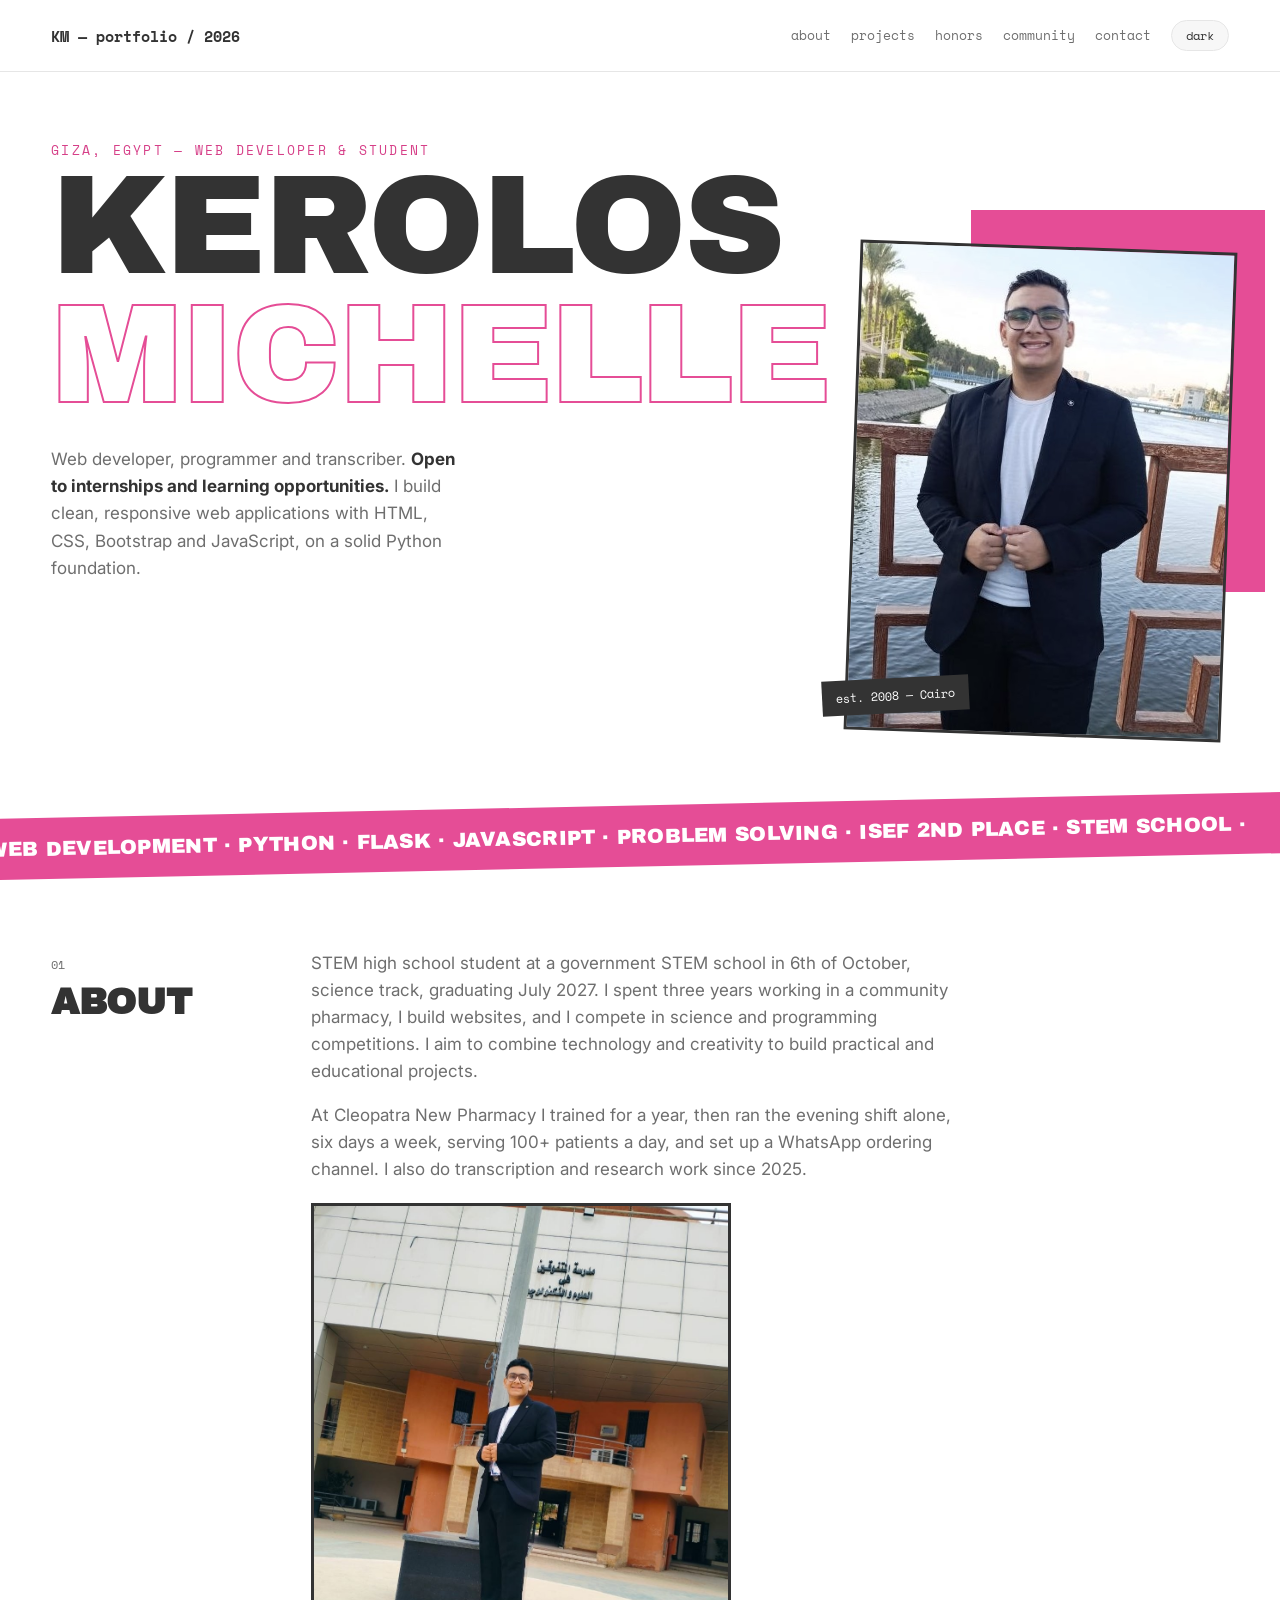
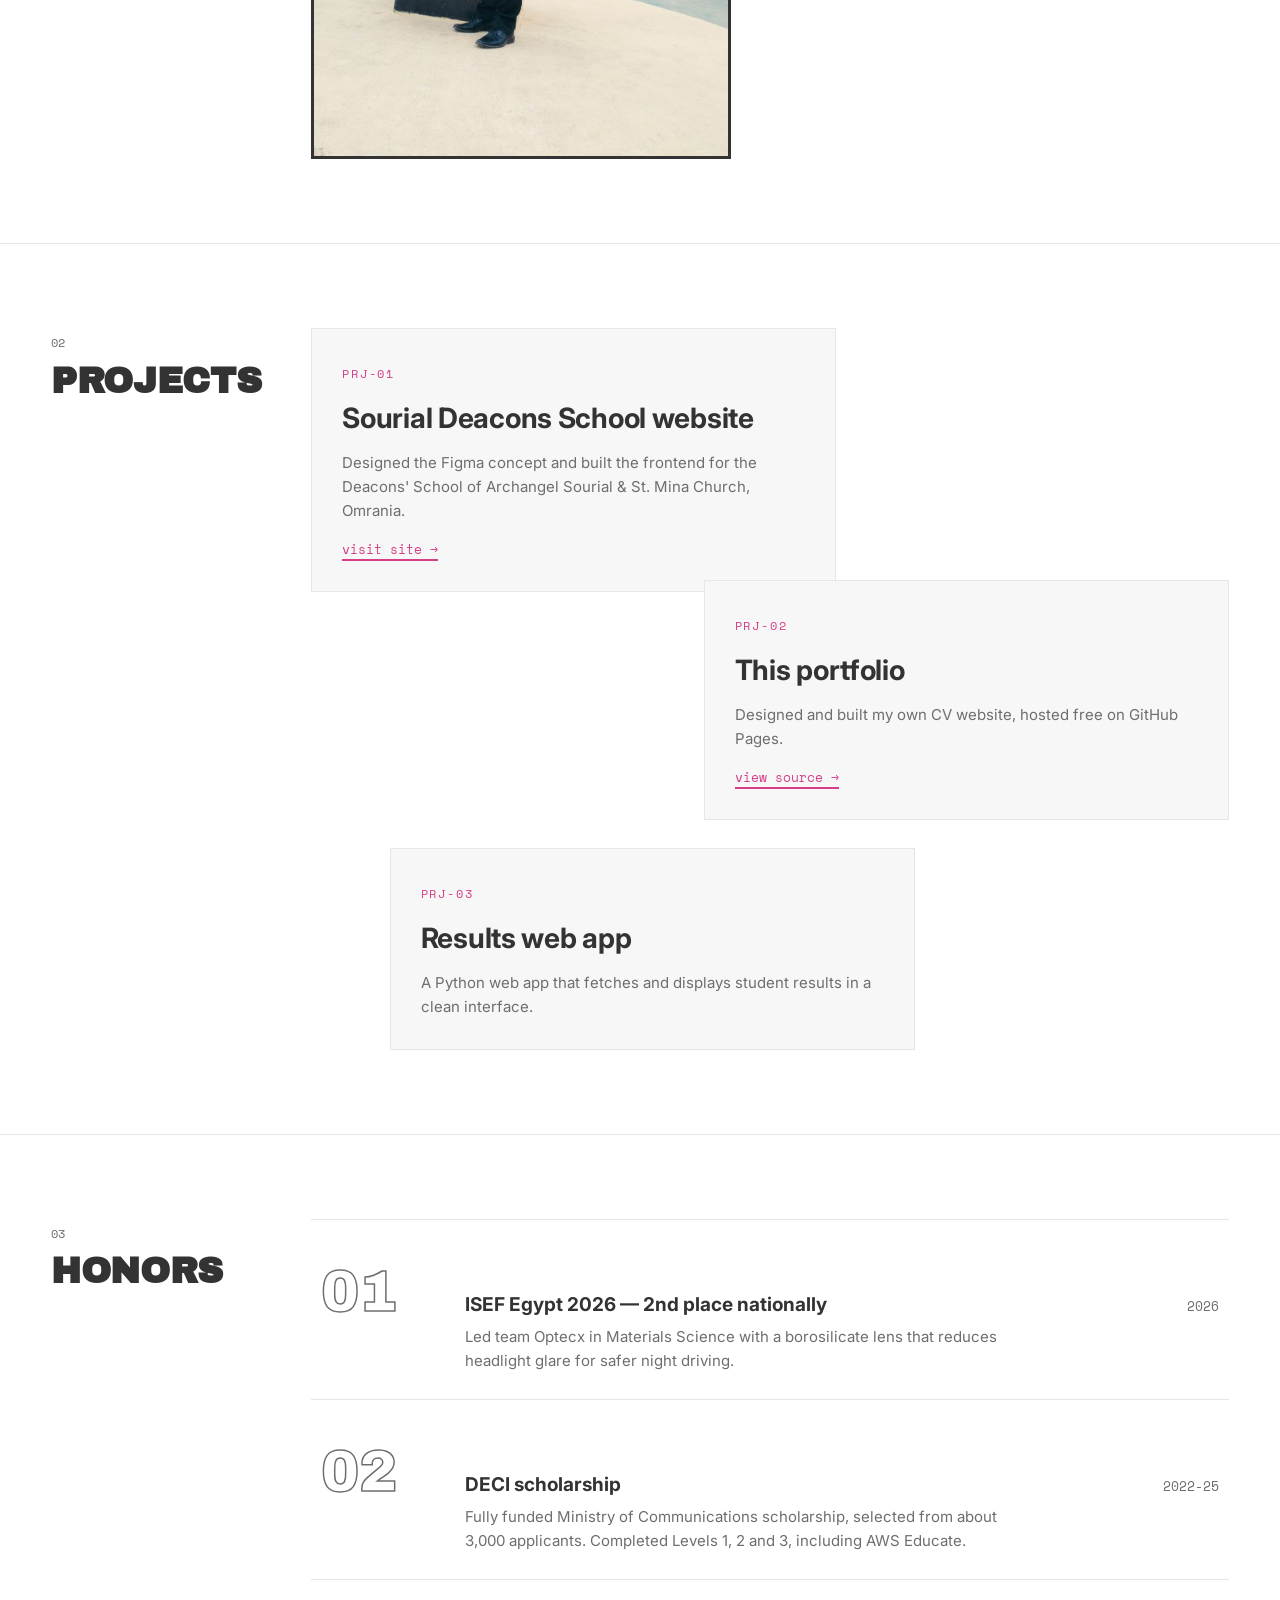
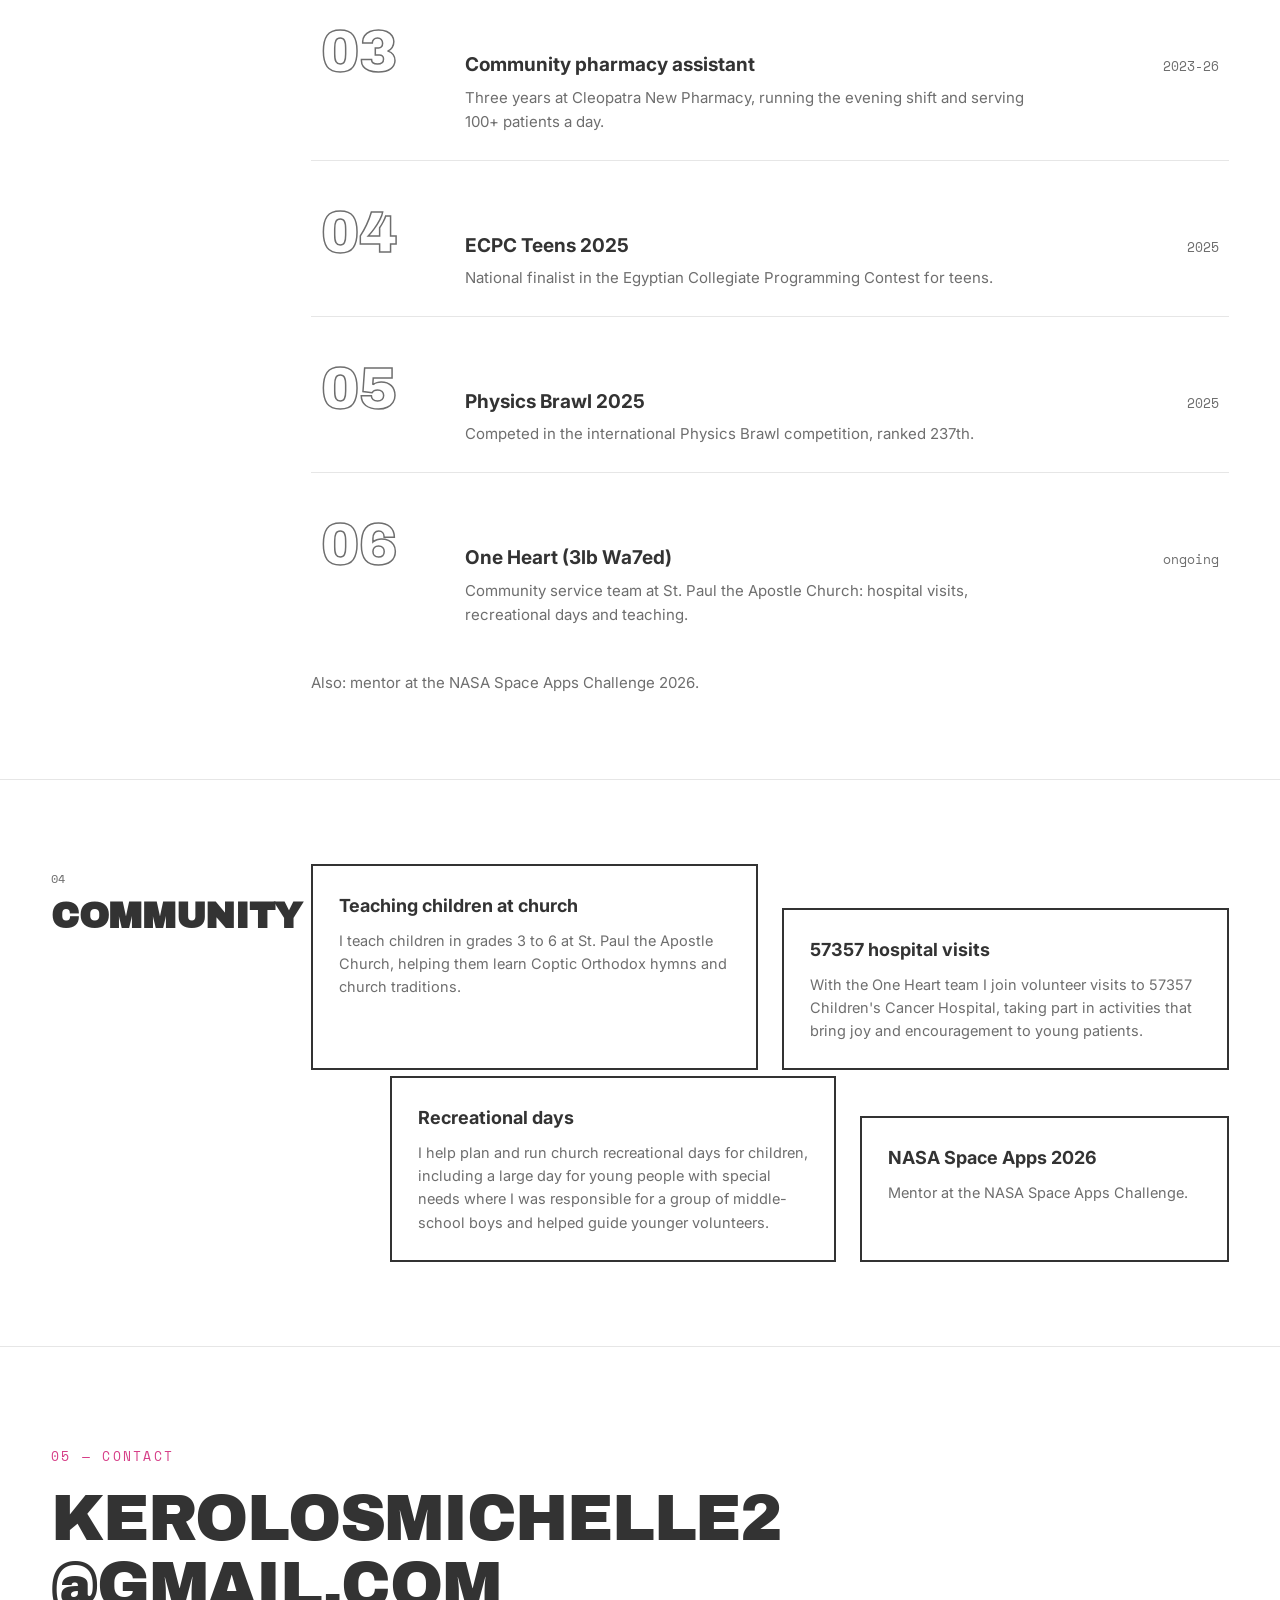
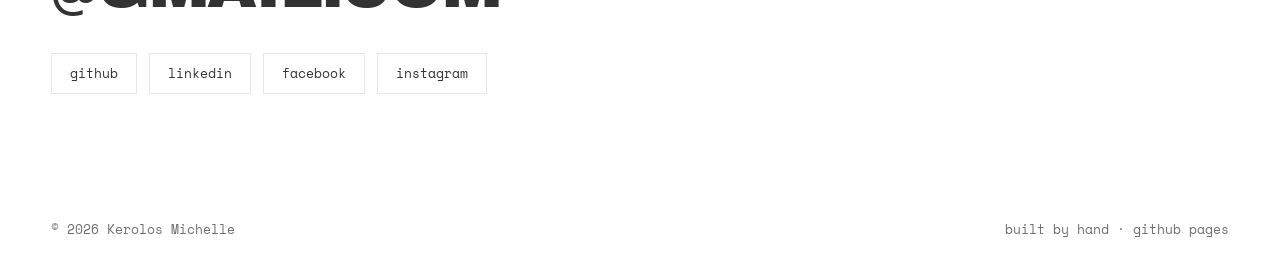
<file: index.html>
<!DOCTYPE html>
<html lang="en" data-theme="light">
<head>
<meta charset="UTF-8">
<meta name="viewport" content="width=device-width, initial-scale=1.0">
<title>Kerolos Michelle | Portfolio</title>
<link rel="preconnect" href="https://fonts.googleapis.com">
<link href="https://fonts.googleapis.com/css2?family=Archivo+Black&family=Inter:wght@400;500;600;700&family=Space+Mono:wght@400;700&display=swap" rel="stylesheet">
<style>
:root{--bg:#ffffff;--ink:#333333;--mut:#6e6e6e;--acc:#d63f88;--acc-hi:#e54d96;--line:#e6e6e6;--card:#f7f7f7}
[data-theme="dark"]{--bg:#19191b;--ink:#ededed;--mut:#aeaeae;--acc:#ff6fae;--acc-hi:#ff5fa2;--line:#303034;--card:#222225}
*{margin:0;padding:0;box-sizing:border-box}
html{scroll-behavior:smooth}
body{background:var(--bg);color:var(--ink);font-family:Inter,system-ui,sans-serif;font-size:16.5px;line-height:1.6;transition:background .45s,color .45s;overflow-x:hidden}
.disp{font-family:"Archivo Black",Arial,sans-serif;font-weight:400;letter-spacing:-.02em;text-transform:uppercase}
.mono{font-family:"Space Mono",monospace}
a{color:var(--acc);text-decoration:none}
.kick{font-family:"Space Mono",monospace;font-size:12.5px;letter-spacing:.18em;text-transform:uppercase;color:var(--acc)}
nav{position:sticky;top:0;z-index:50;display:flex;justify-content:space-between;align-items:center;padding:20px 4vw;border-bottom:1px solid var(--line);background:color-mix(in srgb,var(--bg) 86%,transparent);backdrop-filter:blur(10px);-webkit-backdrop-filter:blur(10px)}
nav .brand{font-family:"Space Mono",monospace;font-weight:700;font-size:15px;color:var(--ink)}
nav .links{display:flex;gap:20px;align-items:center}
nav .links a{font-family:"Space Mono",monospace;font-size:13px;color:var(--mut);transition:color .25s}
nav .links a:hover{color:var(--acc)}
#th{border:1px solid var(--line);background:var(--card);color:var(--ink);border-radius:99px;padding:6px 14px;font-family:"Space Mono",monospace;font-size:12px;cursor:pointer;transition:transform .2s}
#th:hover{transform:scale(1.07)}
/* HERO: asymmetric 12-col grid */
.hero{display:grid;grid-template-columns:repeat(12,1fr);gap:0 24px;padding:64px 4vw 0;align-items:start}
.hero .hl{grid-column:1/9;position:relative;z-index:2}
.hero h1{font-size:clamp(52px,11vw,140px);line-height:.92;display:block}
.hero h1 .l2{color:transparent;-webkit-text-stroke:2px var(--acc-hi);text-stroke:2px var(--acc-hi)}
.hero .sub{margin-top:26px;max-width:420px;color:var(--mut);font-size:17px}
.hero .sub b{color:var(--ink)}
.hero .hr{grid-column:9/13;grid-row:1;margin-top:110px;position:relative;z-index:1}
.hero .hr::before{content:"";position:absolute;inset:-18px -18px auto auto;width:78%;height:78%;background:var(--acc-hi);z-index:-1;transform:translate(18px,-18px)}
.hero .hr img{width:100%;display:block;filter:grayscale(.15);transform:rotate(2deg);border:3px solid var(--ink);transition:transform .5s cubic-bezier(.2,.6,.2,1)}
.hero .hr:hover img{transform:rotate(0)}
.hero .tag{position:absolute;left:-30px;bottom:22px;background:var(--ink);color:var(--bg);font-family:"Space Mono",monospace;font-size:12px;padding:8px 14px;transform:rotate(-3deg)}
/* marquee band */
.band{margin-top:70px;background:var(--acc-hi);color:#fff;overflow:hidden;padding:14px 0;transform:rotate(-1.2deg) scale(1.02)}
.band .track{display:flex;gap:44px;white-space:nowrap;animation:mq 22s linear infinite;font-family:"Archivo Black",sans-serif;font-size:20px;text-transform:uppercase}
.band .track span{display:flex;gap:44px}
@keyframes mq{to{transform:translateX(-50%)}}
/* sections: label column + wide content */
section{display:grid;scroll-margin-top:76px;grid-template-columns:minmax(140px,220px) 1fr;gap:40px;padding:84px 4vw;border-bottom:1px solid var(--line)}
section .lab{position:sticky;top:90px;align-self:start}
section .lab .num{font-family:"Space Mono",monospace;font-size:12px;color:var(--mut)}
section .lab h2{font-family:"Archivo Black",sans-serif;font-size:clamp(24px,3vw,36px);text-transform:uppercase;line-height:1.05;margin-top:8px;letter-spacing:-.01em}
.about-c{max-width:640px}
.about-c p{color:var(--mut);margin-bottom:16px;font-size:17px}
.about-c p b{color:var(--ink)}
.about-c img{width:min(420px,100%);margin-top:20px;border:3px solid var(--ink);transform:rotate(-1.5deg);display:block}
/* projects: offset asymmetric cards */
.proj{display:grid;grid-template-columns:repeat(12,1fr);gap:28px 24px}
.pcard{background:var(--card);border:1px solid var(--line);padding:30px;position:relative;transition:transform .35s,box-shadow .35s}
.pcard:hover{transform:translate(-4px,-6px);box-shadow:8px 10px 0 var(--acc-hi)}
.pcard .idx{font-family:"Space Mono",monospace;font-size:12px;color:var(--acc);letter-spacing:.15em}
.pcard h3{font-size:clamp(20px,2.4vw,28px);font-weight:700;margin:10px 0 10px;letter-spacing:-.01em}
.pcard p{color:var(--mut);font-size:15px}
.pcard a.v{display:inline-block;margin-top:16px;font-family:"Space Mono",monospace;font-size:13px;border-bottom:2px solid var(--acc)}
.p1{grid-column:1/8}.p2{grid-column:6/13;margin-top:-40px}.p3{grid-column:2/9}
/* honors: big-number table */
.hrow{display:grid;grid-template-columns:120px 1fr auto;gap:24px;align-items:baseline;padding:26px 10px;border-top:1px solid var(--line);transition:background .3s,color .3s}
.hrow:last-child{border-bottom:1px solid var(--line)}
.hrow .big{font-family:"Archivo Black",sans-serif;font-size:clamp(34px,4.5vw,58px);color:transparent;-webkit-text-stroke:1.5px var(--mut);transition:.3s}
.hrow h3{font-size:19px;font-weight:700}
.hrow p{color:var(--mut);font-size:15px;margin-top:5px;max-width:560px}
.hrow:hover{background:var(--acc-hi);color:#fff}
.hrow:hover .big{-webkit-text-stroke:1.5px #fff}
.hrow:hover p{color:#ffe3f0}
.hrow .yr{font-family:"Space Mono",monospace;font-size:13px;color:var(--mut)}
.hrow:hover .yr{color:#fff}
/* community: staggered blocks */
.comm{display:grid;grid-template-columns:repeat(12,1fr);gap:26px 24px}
.cblock{border:2px solid var(--ink);padding:26px;background:var(--bg);transition:transform .35s,background .35s,color .35s}
.cblock h3{font-size:18px;font-weight:700;margin-bottom:8px}
.cblock p{color:var(--mut);font-size:14.5px}
.cblock:hover{background:var(--ink);color:var(--bg);transform:rotate(-1deg)}
.cblock:hover p{color:var(--mut)}
.c1{grid-column:1/7}.c2{grid-column:7/13;margin-top:44px}.c3{grid-column:2/8;margin-top:-20px}.c4{grid-column:8/13;margin-top:20px}
/* contact */
.contact{display:block;text-align:left;padding:100px 4vw;border-bottom:none}
.contact .kick{display:block;margin-bottom:18px}
.contact a.mail{font-family:"Archivo Black",sans-serif;font-size:clamp(24px,5.4vw,64px);text-transform:uppercase;color:var(--ink);line-height:1.05;letter-spacing:-.02em;position:relative;display:inline-block;word-break:break-all}
.contact a.mail::after{content:"";position:absolute;left:0;bottom:-6px;height:8px;width:100%;background:var(--acc-hi);transform:scaleX(0);transform-origin:left;transition:transform .4s cubic-bezier(.2,.6,.2,1)}
.contact a.mail:hover::after{transform:scaleX(1)}
.socials{display:flex;gap:12px;flex-wrap:wrap;margin-top:34px}
.socials a{font-family:"Space Mono",monospace;font-size:13px;border:1px solid var(--line);padding:9px 18px;color:var(--ink);transition:.25s}
.socials a:hover{background:var(--acc-hi);border-color:var(--acc-hi);color:#fff;transform:translateY(-3px)}
footer{padding:26px 4vw;font-family:"Space Mono",monospace;font-size:12.5px;color:var(--mut);display:flex;justify-content:space-between;flex-wrap:wrap;gap:10px}
.rv{opacity:0;transform:translateY(28px);transition:opacity .7s ease,transform .7s cubic-bezier(.2,.6,.2,1)}
.rv.on{opacity:1;transform:none}
/* smooth hover transitions (in and out) on every hoverable element */
nav .links a,#th,.hero .hr img,.pcard,.pcard a.v,.hrow,.hrow .big,.hrow p,.hrow .yr,.cblock,.cblock p,.socials a,.contact a.mail{
transition:color .35s ease,background-color .35s ease,border-color .35s ease,box-shadow .35s ease,transform .35s ease,opacity .5s ease,-webkit-text-stroke-color .35s ease}
@media(max-width:820px){
 .hero{grid-template-columns:1fr;gap:34px;padding-top:44px}
 .hero .hl,.hero .hr{grid-column:1/-1;grid-row:auto}
 .hero .hr{margin-top:0;max-width:340px}
 section{grid-template-columns:1fr;gap:20px;padding:56px 5vw}
 section .lab{position:static}
 .p1,.p2,.p3,.c1,.c2,.c3,.c4{grid-column:1/-1;margin-top:0}
 nav .links a{display:none}
 .hrow{grid-template-columns:64px 1fr}.hrow .yr{display:none}
}
@media(prefers-reduced-motion:reduce){*{animation:none!important;transition:none!important}.rv{opacity:1;transform:none}}
</style>
</head>
<body>
<nav>
<span class="brand">KM &mdash; portfolio / 2026</span>
<div class="links">
<a href="#about">about</a><a href="#projects">projects</a><a href="#honors">honors</a><a href="#community">community</a><a href="#contact">contact</a>
<button id="th" aria-label="Toggle theme">dark</button>
</div>
</nav>

<header class="hero">
<div class="hl">
<span class="kick rv">Giza, Egypt &mdash; web developer &amp; student</span>
<h1 class="disp rv">Kerolos<br><span class="l2">Michelle</span></h1>
<p class="sub rv">Web developer, programmer and transcriber. <b>Open to internships and learning opportunities.</b> I build clean, responsive web applications with HTML, CSS, Bootstrap and JavaScript, on a solid Python foundation.</p>
</div>
<div class="hr rv">
<img src="static/images/profile.jpg" alt="Kerolos Michelle">
<span class="tag">est. 2008 &mdash; Cairo</span>
</div>
</header>
<div class="band" aria-hidden="true"><div class="track">
<span>Web development &middot; Python &middot; Flask &middot; JavaScript &middot; Problem solving &middot; ISEF 2nd place &middot; STEM school &middot;</span>
<span>Web development &middot; Python &middot; Flask &middot; JavaScript &middot; Problem solving &middot; ISEF 2nd place &middot; STEM school &middot;</span>
</div></div>

<section id="about">
<div class="lab rv"><span class="num">01</span><h2>About</h2></div>
<div class="about-c">
<p class="rv">STEM high school student at a government STEM school in 6th of October, science track, graduating July 2027. I spent three years working in a community pharmacy, I build websites, and I compete in science and programming competitions. I aim to combine technology and creativity to build practical and educational projects.</p>
<p class="rv">At Cleopatra New Pharmacy I trained for a year, then ran the evening shift alone, six days a week, serving 100+ patients a day, and set up a WhatsApp ordering channel. I also do transcription and research work since 2025.</p>
<img class="rv" src="static/images/school.jpg" alt="Kerolos in front of his school">
</div>
</section>

<section id="projects">
<div class="lab rv"><span class="num">02</span><h2>Projects</h2></div>
<div class="proj">
<div class="pcard p1 rv"><span class="idx">PRJ-01</span><h3>Sourial Deacons School website</h3><p>Designed the Figma concept and built the frontend for the Deacons' School of Archangel Sourial &amp; St. Mina Church, Omrania.</p><a class="v" href="https://sourialdeacons.com" target="_blank">visit site &rarr;</a></div>
<div class="pcard p2 rv"><span class="idx">PRJ-02</span><h3>This portfolio</h3><p>Designed and built my own CV website, hosted free on GitHub Pages.</p><a class="v" href="https://github.com/kerolosmichelle/Kero_CV_website" target="_blank">view source &rarr;</a></div>
<div class="pcard p3 rv"><span class="idx">PRJ-03</span><h3>Results web app</h3><p>A Python web app that fetches and displays student results in a clean interface.</p></div>
</div>
</section>

<section id="honors">
<div class="lab rv"><span class="num">03</span><h2>Honors</h2></div>
<div>
<div class="hrow rv"><span class="big">01</span><div><h3>ISEF Egypt 2026 &mdash; 2nd place nationally</h3><p>Led team Optecx in Materials Science with a borosilicate lens that reduces headlight glare for safer night driving.</p></div><span class="yr">2026</span></div>
<div class="hrow rv"><span class="big">02</span><div><h3>DECI scholarship</h3><p>Fully funded Ministry of Communications scholarship, selected from about 3,000 applicants. Completed Levels 1, 2 and 3, including AWS Educate.</p></div><span class="yr">2022-25</span></div>
<div class="hrow rv"><span class="big">03</span><div><h3>Community pharmacy assistant</h3><p>Three years at Cleopatra New Pharmacy, running the evening shift and serving 100+ patients a day.</p></div><span class="yr">2023-26</span></div>
<div class="hrow rv"><span class="big">04</span><div><h3>ECPC Teens 2025</h3><p>National finalist in the Egyptian Collegiate Programming Contest for teens.</p></div><span class="yr">2025</span></div>
<div class="hrow rv"><span class="big">05</span><div><h3>Physics Brawl 2025</h3><p>Competed in the international Physics Brawl competition, ranked 237th.</p></div><span class="yr">2025</span></div>
<div class="hrow rv"><span class="big">06</span><div><h3>One Heart (3lb Wa7ed)</h3><p>Community service team at St. Paul the Apostle Church: hospital visits, recreational days and teaching.</p></div><span class="yr">ongoing</span></div>
<p class="rv" style="margin-top:18px;color:var(--mut);font-size:15px">Also: mentor at the NASA Space Apps Challenge 2026.</p>
</div>
</section>

<section id="community">
<div class="lab rv"><span class="num">04</span><h2>Community</h2></div>
<div class="comm">
<div class="cblock c1 rv"><h3>Teaching children at church</h3><p>I teach children in grades 3 to 6 at St. Paul the Apostle Church, helping them learn Coptic Orthodox hymns and church traditions.</p></div>
<div class="cblock c2 rv"><h3>57357 hospital visits</h3><p>With the One Heart team I join volunteer visits to 57357 Children's Cancer Hospital, taking part in activities that bring joy and encouragement to young patients.</p></div>
<div class="cblock c3 rv"><h3>Recreational days</h3><p>I help plan and run church recreational days for children, including a large day for young people with special needs where I was responsible for a group of middle-school boys and helped guide younger volunteers.</p></div>
<div class="cblock c4 rv"><h3>NASA Space Apps 2026</h3><p>Mentor at the NASA Space Apps Challenge.</p></div>
</div>
</section>

<section id="contact" class="contact">
<span class="kick rv">05 &mdash; Contact</span>
<a class="mail rv" href="mailto:kerolosmichelle2@gmail.com">kerolosmichelle2<br>@gmail.com</a>
<div class="socials rv">
<a href="https://github.com/kerolosmichelle" target="_blank">github</a>
<a href="https://www.linkedin.com/in/kerolos-gowed-71696234b/" target="_blank">linkedin</a>
<a href="https://www.facebook.com/Kerolos.Michelle" target="_blank">facebook</a>
<a href="https://www.instagram.com/kerolos_michelle/" target="_blank">instagram</a>
</div>
</section>

<footer><span>&copy; 2026 Kerolos Michelle</span><span>built by hand &middot; github pages</span></footer>

<script>
var root=document.documentElement,btn=document.getElementById('th');
function setT(t){root.setAttribute('data-theme',t);btn.textContent=t==='dark'?'light':'dark';try{localStorage.setItem('km-theme-c',t)}catch(e){}}
var saved=null;try{saved=localStorage.getItem('km-theme-c')}catch(e){}
setT(saved||(window.matchMedia&&matchMedia('(prefers-color-scheme: dark)').matches?'dark':'light'));
btn.onclick=function(){setT(root.getAttribute('data-theme')==='dark'?'light':'dark')};
var io=new IntersectionObserver(function(es){es.forEach(function(e){if(e.isIntersecting){e.target.classList.add('on');io.unobserve(e.target)}})},{threshold:.12});
document.querySelectorAll('.rv').forEach(function(el,i){el.style.transitionDelay=(i%4)*0.05+'s';io.observe(el)});
</script>
</body>
</html>
</file>
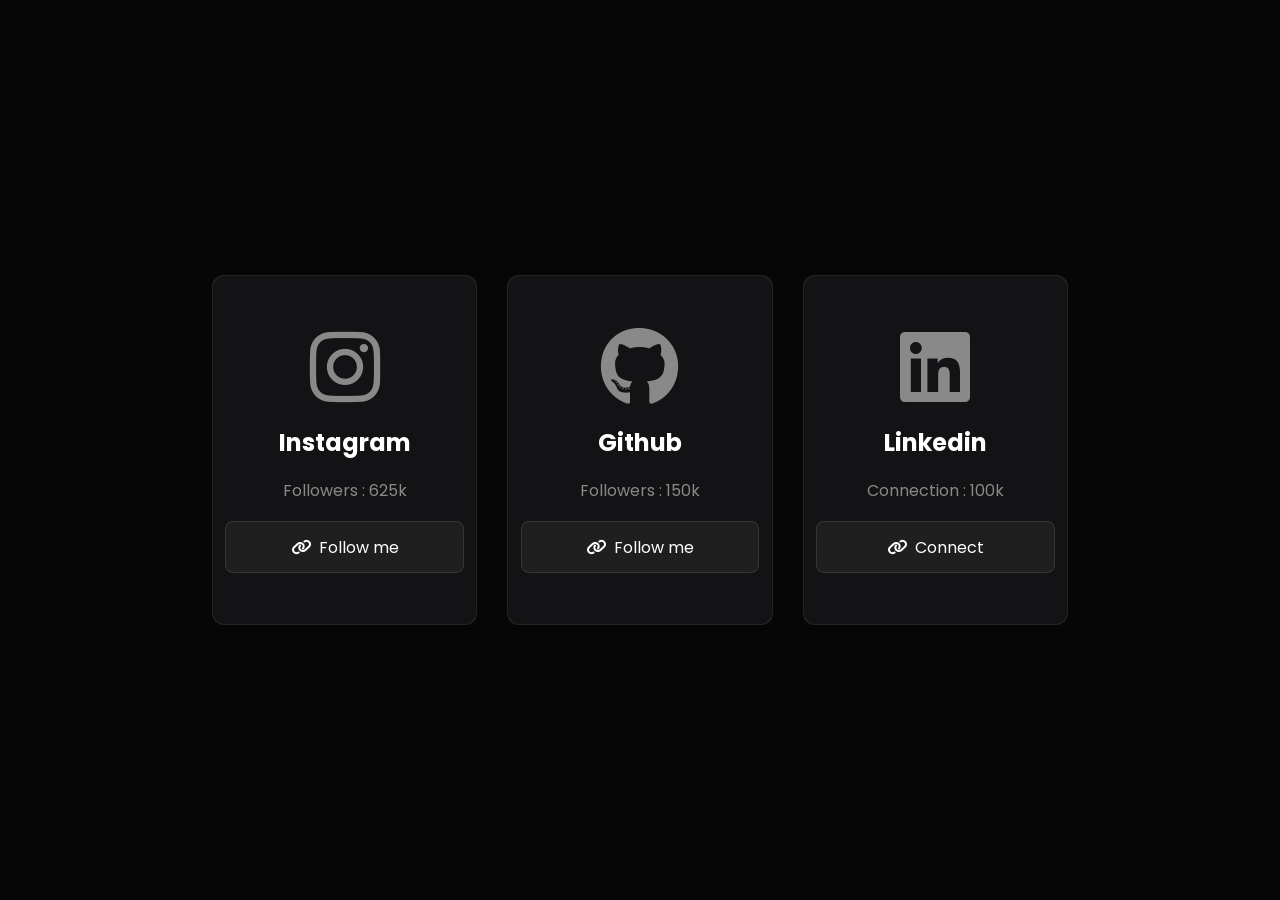
<file: 17_Social_Media_Card_Hover_CWM/index.html>
<!DOCTYPE html>
<html lang="en">
<head>
    <meta charset="UTF-8">
    <meta name="viewport" content="width=device-width, initial-scale=1.0">
    <title>Social Media Card Hover</title>
    <link rel="stylesheet" href="https://cdnjs.cloudflare.com/ajax/libs/font-awesome/6.7.2/css/all.min.css" integrity="sha512-Evv84Mr4kqVGRNSgIGL/F/aIDqQb7xQ2vcrdIwxfjThSH8CSR7PBEakCr51Ck+w+/U6swU2Im1vVX0SVk9ABhg==" crossorigin="anonymous" referrerpolicy="no-referrer" />
    <link rel="stylesheet" href="style.css">
</head>
<body>
    <div id="cards">
        <div class="card">
            <div class="card_content">
                <i class="fa-brands fa-instagram"></i>

                <h2>Instagram</h2>
                <p>Followers : <span>625k</span></p>

                <a href="#">
                    <i class="fa-solid fa-link"></i>
                    <span>Follow me</span>
                </a>
            </div>
        </div>


        <div class="card">
            <div class="card_content">
                <i class="fa-brands fa-github"></i>

                <h2>Github</h2>
                <p>Followers : <span>150k</span></p>

                <a href="#">
                    <i class="fa-solid fa-link"></i>
                    <span>Follow me</span>
                </a>
            </div>
        </div>

        <div class="card">
            <div class="card_content">
                <i class="fa-brands fa-linkedin"></i>

                <h2>Linkedin</h2>
                <p>Connection : <span>100k</span></p>

                <a href="#">
                    <i class="fa-solid fa-link"></i>
                    <span>Connect</span>
                </a>
            </div>
        </div>

    </div>

    <script src="script.js"></script>
</body>
</html>
</file>
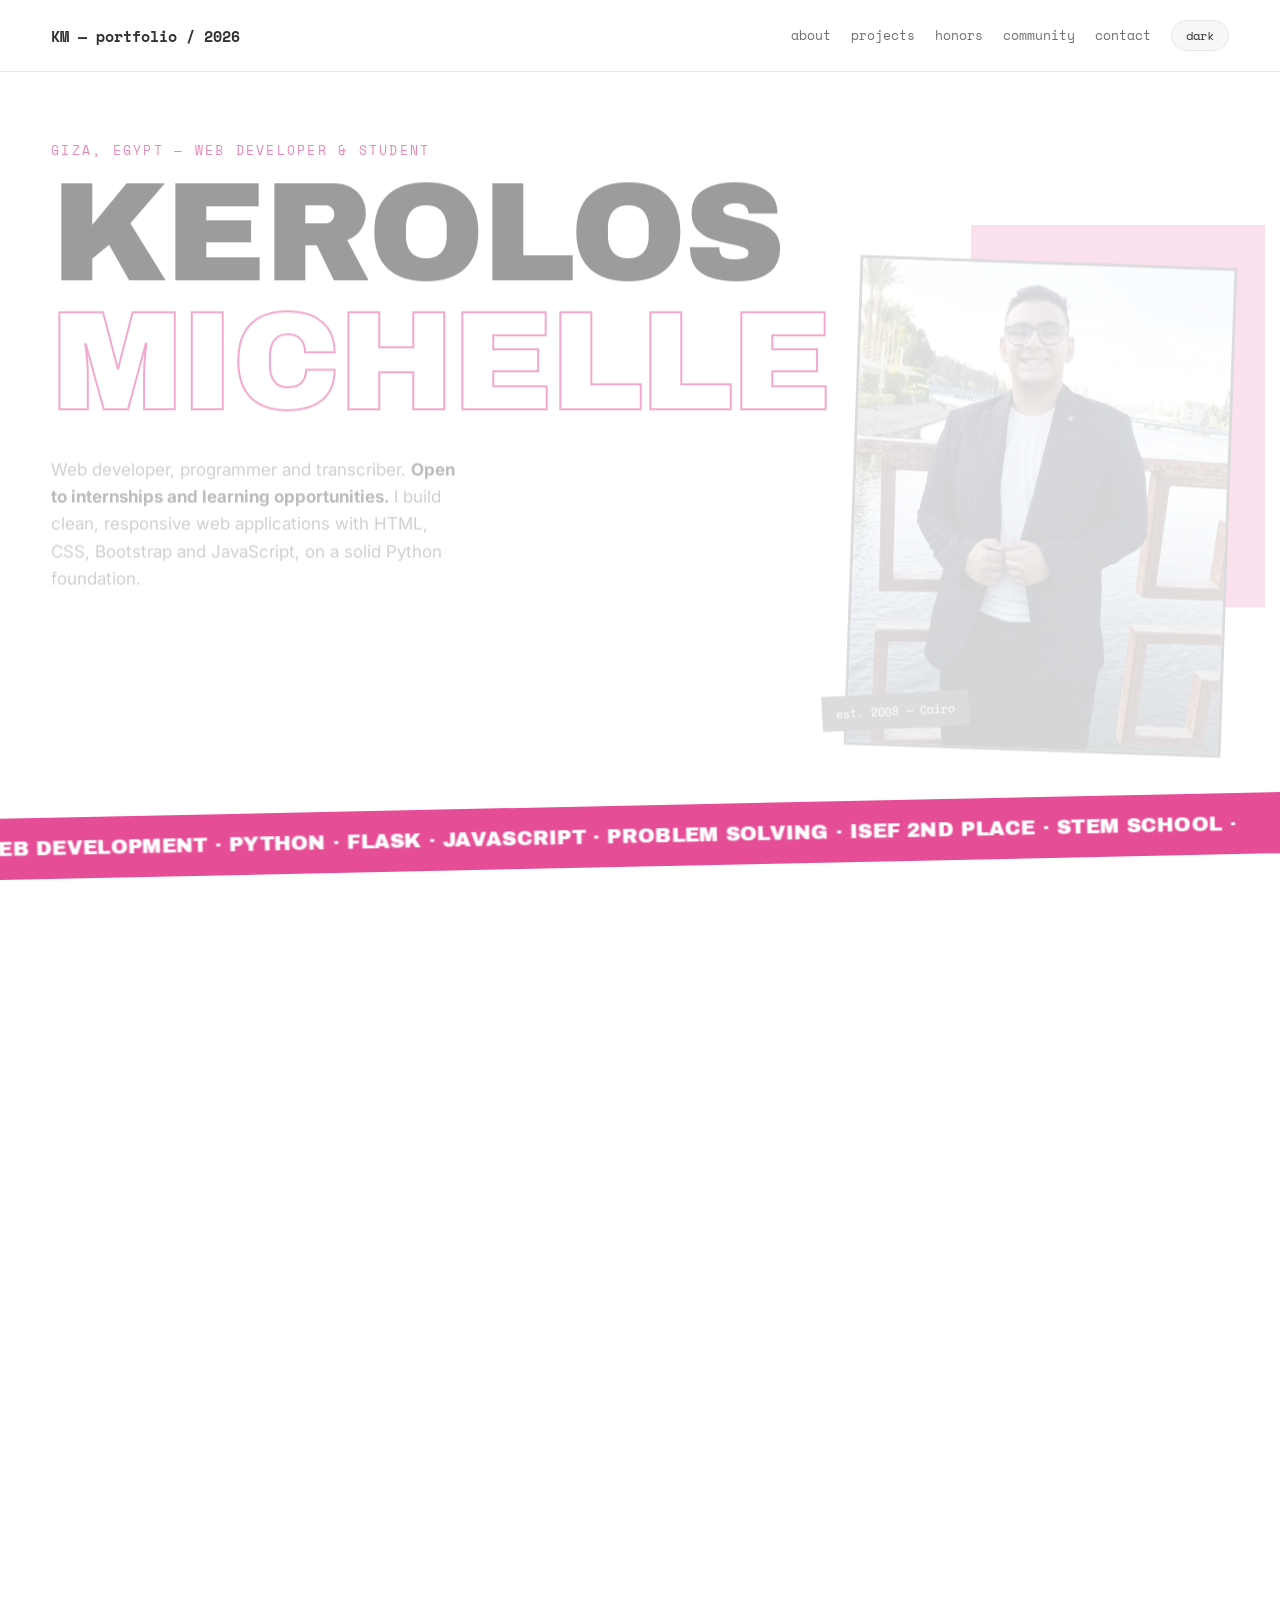
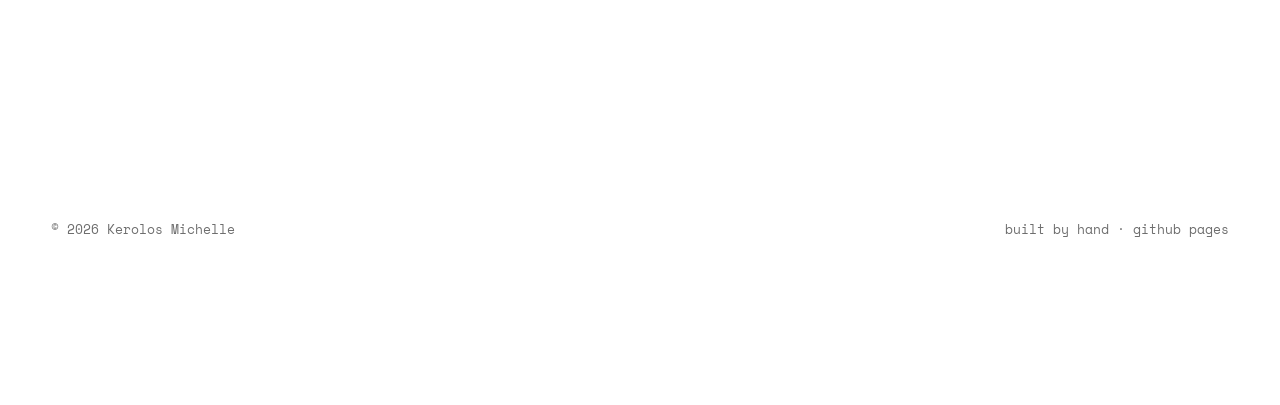
<file: main.html>
<!DOCTYPE html>
<html lang="en">
<head>
    <meta charset="UTF-8">
    <meta http-equiv="refresh" content="0; url=./">
    <link rel="canonical" href="./">
    <title>Kerolos Michelle | Portfolio</title>
</head>
<body>
    <p><a href="./">Kerolos Michelle | Portfolio</a></p>
</body>
</html>
</file>
<file: 17_Social_Media_Card_Hover_CWM/style.css>
@import url("https://fonts.googleapis.com/css2?family=Poppins:ital,wght@0,100;0,200;0,300;0,400;0,500;0,600;0,700;0,800;0,900;1,100;1,200;1,300;1,400;1,500;1,600;1,700;1,800;1,900&display=swap");

*,
*::after,
*::before {
  box-sizing: border-box;
  margin: 0;
  padding: 0;
}
body {
  font-family: poppins;
  min-height: 100vh;
  background-color: #060606;
  display: grid;
  place-items: center;
  color: white;
}
#cards {
  width: 70%;
  padding-inline: 20px;
  display: flex;
  flex-wrap: wrap;
  gap: 30px;
}
.card {
  min-width: 200px;
  height: 350px;
  flex: 1 1 250px;
  background-color: rgba(255, 255, 255, 0.12);
  border-radius: 12px;
  position: relative;
}
#cards:hover > .card {
  background: radial-gradient(
    400px circle at var(--mouse-x) var(--mouse-y),
    hsl(var(--color) / 1),
    rgba(255, 255, 255, 0.12) 40%
  );
}
.card_content {
  position: absolute;
  inset: 1px;
  background-color: #131315;
  border-radius: inherit;
  flex-direction: column;
}
.card:nth-child(1) {
  --color: 348 80% 60%;
}
.card:nth-child(2) {
  --color: 0 0% 100%;
}
.card:nth-child(3) {
  --color: 220 100% 35%;
}
.card::before {
  content: "";
  position: absolute;
  width: 100%;
  height: 100%;
  top: 0;
  left: 0;
  background: radial-gradient(
    500px circle at var(--mouse-x) var(--mouse-y),
    hsl(var(--color) / 0.35),
    transparent 40%
  );
  border-radius: inherit;
  opacity: 0;
  z-index: 2;
}
#cards:hover > .card::before {
  opacity: 1;
}
a {
  all: unset;
  cursor: pointer;
}
.card_content {
  display: flex;
  justify-content: center;
  align-items: center;
  gap: 18px;
  align-items: center;
}
.card_content > i {
  font-size: 5rem;
  color: rgba(255, 255, 255, 0.5);
}
.card_content > p {
  color: rgba(255, 255, 255, 0.5);
}
.card_content > a {
  width: 90%;
  padding-block: 0.8rem;
  background-color: rgba(255, 255, 255, 0.05);
  border: 1px solid rgba(255, 255, 255, 0.1);
  border-radius: 8px;
  display: flex;
  justify-content: center;
  align-items: center;
  gap: 8px;
  z-index: 10;
}
.card_content > a:hover {
  background-color: rgba(255, 255, 255, 0.1);
  border: 1px solid rgba(255, 255, 255, 0.2);
}
</file>
